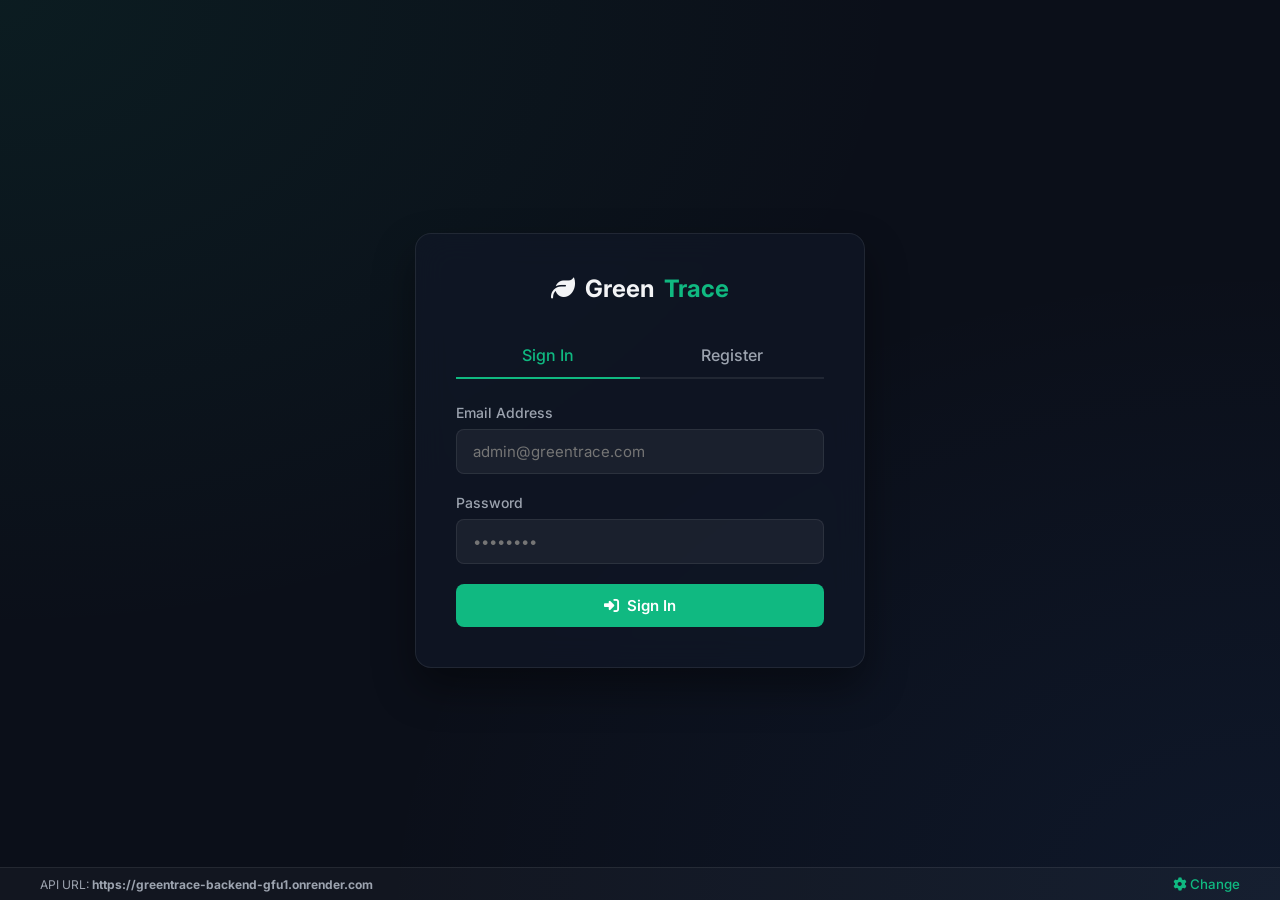
<file: index.html>
<!DOCTYPE html>
<html lang="en">
<head>
    <meta charset="UTF-8">
    <meta http-equiv="refresh" content="0; url=login.html">
    <title>GreenTrace Redirecting...</title>
    <script>
        window.location.href = "login.html";
    </script>
</head>
<body>
    <p>If you are not redirected, <a href="login.html">click here to go to Login</a>.</p>
</body>
</html>
</file>
<file: style.css>
@import url('https://fonts.googleapis.com/css2?family=Inter:wght@300;400;500;600;700&display=swap');

:root {
    --bg-color: #0b0f19;
    --surface-color: rgba(17, 24, 39, 0.7);
    --surface-solid: #111827;
    --border-color: rgba(255, 255, 255, 0.08);
    --primary: #10b981;
    --primary-hover: #059669;
    --primary-glow: rgba(16, 185, 129, 0.15);
    --danger: #ef4444;
    --danger-hover: #dc2626;
    --warning: #f59e0b;
    --info: #3b82f6;
    --text-primary: #f3f4f6;
    --text-secondary: #9ca3af;
    --text-muted: #6b7280;
    --sidebar-width: 260px;
    --header-height: 70px;
    --transition: all 0.3s cubic-bezier(0.4, 0, 0.2, 1);
}

* {
    margin: 0;
    padding: 0;
    box-sizing: border-box;
    font-family: 'Inter', -apple-system, BlinkMacSystemFont, "Segoe UI", Roboto, sans-serif;
}

body {
    background-color: var(--bg-color);
    color: var(--text-primary);
    min-height: 100vh;
    overflow-x: hidden;
    background-image: 
        radial-gradient(at 0% 0%, rgba(16, 185, 129, 0.08) 0px, transparent 50%),
        radial-gradient(at 100% 100%, rgba(59, 130, 246, 0.08) 0px, transparent 50%);
    background-attachment: fixed;
}

/* Scrollbar Styling */
::-webkit-scrollbar {
    width: 8px;
    height: 8px;
}
::-webkit-scrollbar-track {
    background: var(--bg-color);
}
::-webkit-scrollbar-thumb {
    background: var(--border-color);
    border-radius: 4px;
}
::-webkit-scrollbar-thumb:hover {
    background: var(--text-muted);
}

/* Animations */
@keyframes fadeIn {
    from { opacity: 0; transform: translateY(10px); }
    to { opacity: 1; transform: translateY(0); }
}

@keyframes slideIn {
    from { transform: translateX(100%); opacity: 0; }
    to { transform: translateX(0); opacity: 1; }
}

.fade-in {
    animation: fadeIn 0.4s ease-out forwards;
}

/* Auth Page Layout */
.auth-container {
    display: flex;
    justify-content: center;
    align-items: center;
    min-height: 100vh;
    padding: 20px;
}

.auth-card {
    background: var(--surface-color);
    backdrop-filter: blur(16px);
    -webkit-backdrop-filter: blur(16px);
    border: 1px solid var(--border-color);
    border-radius: 16px;
    width: 100%;
    max-width: 450px;
    padding: 40px;
    box-shadow: 0 20px 40px rgba(0, 0, 0, 0.4);
}

.auth-logo {
    display: flex;
    align-items: center;
    justify-content: center;
    gap: 10px;
    margin-bottom: 30px;
    font-size: 24px;
    font-weight: 700;
    color: var(--text-primary);
}

.auth-logo span {
    color: var(--primary);
}

.auth-tabs {
    display: flex;
    border-bottom: 2px solid var(--border-color);
    margin-bottom: 25px;
}

.auth-tab {
    flex: 1;
    text-align: center;
    padding: 12px;
    cursor: pointer;
    font-weight: 500;
    color: var(--text-secondary);
    transition: var(--transition);
}

.auth-tab.active {
    color: var(--primary);
    border-bottom: 2px solid var(--primary);
    margin-bottom: -2px;
}

.auth-form {
    display: none;
}

.auth-form.active {
    display: block;
}

.form-group {
    margin-bottom: 20px;
}

.form-group label {
    display: block;
    font-size: 14px;
    font-weight: 500;
    margin-bottom: 8px;
    color: var(--text-secondary);
}

.form-input {
    width: 100%;
    background-color: rgba(255, 255, 255, 0.05);
    border: 1px solid var(--border-color);
    color: var(--text-primary);
    padding: 12px 16px;
    border-radius: 8px;
    outline: none;
    font-size: 15px;
    transition: var(--transition);
}

.form-input:focus {
    border-color: var(--primary);
    box-shadow: 0 0 0 3px var(--primary-glow);
    background-color: rgba(255, 255, 255, 0.08);
}

.btn {
    display: inline-flex;
    align-items: center;
    justify-content: center;
    gap: 8px;
    width: 100%;
    padding: 12px 24px;
    font-size: 15px;
    font-weight: 600;
    border-radius: 8px;
    cursor: pointer;
    transition: var(--transition);
    border: none;
    outline: none;
}

.btn-primary {
    background-color: var(--primary);
    color: #fff;
}

.btn-primary:hover {
    background-color: var(--primary-hover);
    box-shadow: 0 4px 12px var(--primary-glow);
}

.btn-secondary {
    background-color: rgba(255, 255, 255, 0.08);
    color: var(--text-primary);
    border: 1px solid var(--border-color);
}

.btn-secondary:hover {
    background-color: rgba(255, 255, 255, 0.12);
}

.btn-danger {
    background-color: var(--danger);
    color: #fff;
}

.btn-danger:hover {
    background-color: var(--danger-hover);
}

/* App Layout */
.app-container {
    display: none;
    min-height: 100vh;
}

.app-sidebar {
    position: fixed;
    top: 0;
    left: 0;
    width: var(--sidebar-width);
    height: 100vh;
    background-color: var(--surface-solid);
    border-right: 1px solid var(--border-color);
    padding: 24px;
    display: flex;
    flex-direction: column;
    z-index: 100;
}

.sidebar-logo {
    display: flex;
    align-items: center;
    gap: 10px;
    font-size: 20px;
    font-weight: 700;
    margin-bottom: 40px;
}

.sidebar-logo span {
    color: var(--primary);
}

.sidebar-menu {
    list-style: none;
    flex-grow: 1;
}

.sidebar-item {
    margin-bottom: 8px;
}

.sidebar-link {
    display: flex;
    align-items: center;
    gap: 12px;
    padding: 12px 16px;
    color: var(--text-secondary);
    text-decoration: none;
    border-radius: 8px;
    font-weight: 500;
    cursor: pointer;
    transition: var(--transition);
}

.sidebar-link:hover, .sidebar-link.active {
    color: var(--text-primary);
    background-color: rgba(16, 185, 129, 0.1);
}

.sidebar-link.active {
    color: var(--primary);
    font-weight: 600;
}

.sidebar-footer {
    border-top: 1px solid var(--border-color);
    padding-top: 20px;
}

.user-profile {
    display: flex;
    align-items: center;
    gap: 12px;
    margin-bottom: 15px;
}

.user-avatar {
    width: 40px;
    height: 40px;
    border-radius: 50%;
    background-color: var(--primary-glow);
    color: var(--primary);
    display: flex;
    align-items: center;
    justify-content: center;
    font-weight: 600;
    font-size: 16px;
    border: 1px solid var(--primary);
}

.user-info {
    overflow: hidden;
}

.user-name {
    font-size: 14px;
    font-weight: 600;
    white-space: nowrap;
    text-overflow: ellipsis;
    overflow: hidden;
}

.user-role {
    font-size: 11px;
    color: var(--text-secondary);
    text-transform: uppercase;
    letter-spacing: 0.5px;
}

.app-main {
    margin-left: var(--sidebar-width);
    min-height: 100vh;
    display: flex;
    flex-direction: column;
}

.app-header {
    height: var(--header-height);
    border-bottom: 1px solid var(--border-color);
    display: flex;
    align-items: center;
    justify-content: space-between;
    padding: 0 40px;
    background-color: rgba(11, 15, 25, 0.6);
    backdrop-filter: blur(10px);
    position: sticky;
    top: 0;
    z-index: 90;
}

.header-title {
    font-size: 20px;
    font-weight: 600;
}

.header-actions {
    display: flex;
    align-items: center;
    gap: 15px;
}

.org-badge {
    background-color: rgba(255, 255, 255, 0.05);
    border: 1px solid var(--border-color);
    padding: 6px 12px;
    border-radius: 20px;
    font-size: 13px;
    font-weight: 500;
}

.app-content {
    padding: 40px;
    flex-grow: 1;
}

/* Views display logic */
.app-view {
    display: none;
}

.app-view.active {
    display: block;
}

/* Dashboard Stats Grid */
.stats-grid {
    display: grid;
    grid-template-columns: repeat(auto-fit, minmax(240px, 1fr));
    gap: 24px;
    margin-bottom: 30px;
}

.stat-card {
    background: var(--surface-color);
    backdrop-filter: blur(10px);
    border: 1px solid var(--border-color);
    border-radius: 12px;
    padding: 24px;
    display: flex;
    align-items: center;
    justify-content: space-between;
    transition: var(--transition);
}

.stat-card:hover {
    transform: translateY(-4px);
    border-color: var(--primary);
}

.stat-details h3 {
    font-size: 14px;
    color: var(--text-secondary);
    font-weight: 500;
    margin-bottom: 8px;
}

.stat-value {
    font-size: 28px;
    font-weight: 700;
}

.stat-icon {
    width: 48px;
    height: 48px;
    border-radius: 10px;
    background-color: rgba(255, 255, 255, 0.05);
    display: flex;
    align-items: center;
    justify-content: center;
    color: var(--primary);
    font-size: 20px;
}

/* Cards & Sections */
.card-section {
    background: var(--surface-color);
    backdrop-filter: blur(10px);
    border: 1px solid var(--border-color);
    border-radius: 12px;
    padding: 30px;
    margin-bottom: 30px;
}

.section-header {
    display: flex;
    justify-content: space-between;
    align-items: center;
    margin-bottom: 24px;
}

.section-header h2 {
    font-size: 18px;
    font-weight: 600;
}

.section-actions {
    display: flex;
    align-items: center;
    gap: 12px;
}

/* Table Design */
.table-container {
    overflow-x: auto;
    width: 100%;
}

.data-table {
    width: 100%;
    border-collapse: collapse;
    text-align: left;
}

.data-table th, .data-table td {
    padding: 16px 20px;
    border-bottom: 1px solid var(--border-color);
}

.data-table th {
    font-weight: 600;
    font-size: 13px;
    color: var(--text-secondary);
    text-transform: uppercase;
    letter-spacing: 0.5px;
    background-color: rgba(255, 255, 255, 0.01);
}

.data-table tbody tr {
    transition: var(--transition);
}

.data-table tbody tr:hover {
    background-color: rgba(255, 255, 255, 0.02);
}

.data-table td {
    font-size: 14px;
    color: var(--text-primary);
}

/* Badges */
.badge {
    display: inline-flex;
    align-items: center;
    padding: 4px 10px;
    border-radius: 12px;
    font-size: 12px;
    font-weight: 500;
    text-transform: capitalize;
}

.badge-draft {
    background-color: rgba(245, 158, 11, 0.15);
    color: var(--warning);
    border: 1px solid rgba(245, 158, 11, 0.3);
}

.badge-final {
    background-color: rgba(16, 185, 129, 0.15);
    color: var(--primary);
    border: 1px solid rgba(16, 185, 129, 0.3);
}

.badge-role {
    background-color: rgba(59, 130, 246, 0.15);
    color: var(--info);
    border: 1px solid rgba(59, 130, 246, 0.3);
}

/* Actions Column */
.table-actions {
    display: flex;
    gap: 8px;
}

.btn-icon {
    width: 32px;
    height: 32px;
    border-radius: 6px;
    display: flex;
    align-items: center;
    justify-content: center;
    background-color: rgba(255, 255, 255, 0.05);
    border: 1px solid var(--border-color);
    color: var(--text-secondary);
    cursor: pointer;
    transition: var(--transition);
}

.btn-icon:hover {
    color: var(--text-primary);
    background-color: rgba(255, 255, 255, 0.1);
}

.btn-icon.edit:hover {
    color: var(--primary);
    border-color: var(--primary);
    background-color: var(--primary-glow);
}

.btn-icon.delete:hover {
    color: var(--danger);
    border-color: var(--danger);
    background-color: rgba(239, 68, 68, 0.1);
}

/* Modals */
.modal-overlay {
    position: fixed;
    top: 0;
    left: 0;
    width: 100vw;
    height: 100vh;
    background-color: rgba(11, 15, 25, 0.8);
    backdrop-filter: blur(8px);
    display: none;
    align-items: center;
    justify-content: center;
    z-index: 1000;
}

.modal-overlay.active {
    display: flex;
}

.modal-content {
    background-color: var(--surface-solid);
    border: 1px solid var(--border-color);
    width: 100%;
    max-width: 550px;
    border-radius: 16px;
    overflow: hidden;
    box-shadow: 0 25px 50px -12px rgba(0, 0, 0, 0.5);
    animation: fadeIn 0.3s ease-out;
}

.modal-header {
    padding: 24px;
    border-bottom: 1px solid var(--border-color);
    display: flex;
    justify-content: space-between;
    align-items: center;
}

.modal-header h3 {
    font-size: 18px;
    font-weight: 600;
}

.modal-body {
    padding: 24px;
}

.modal-footer {
    padding: 20px 24px;
    border-top: 1px solid var(--border-color);
    display: flex;
    justify-content: flex-end;
    gap: 12px;
}

/* Toast System */
.toast-container {
    position: fixed;
    bottom: 24px;
    right: 24px;
    display: flex;
    flex-direction: column;
    gap: 10px;
    z-index: 9999;
}

.toast {
    background: rgba(17, 24, 39, 0.9);
    border: 1px solid var(--border-color);
    color: var(--text-primary);
    padding: 16px 24px;
    border-radius: 8px;
    backdrop-filter: blur(10px);
    box-shadow: 0 10px 15px -3px rgba(0, 0, 0, 0.3);
    display: flex;
    align-items: center;
    gap: 12px;
    min-width: 300px;
    animation: slideIn 0.3s ease-out forwards;
}

.toast-success {
    border-left: 4px solid var(--primary);
}

.toast-error {
    border-left: 4px solid var(--danger);
}

.toast-info {
    border-left: 4px solid var(--info);
}

/* Charts Card Grid */
.charts-grid {
    display: grid;
    grid-template-columns: 2fr 1fr;
    gap: 24px;
    margin-bottom: 30px;
}

@media (max-width: 1024px) {
    .charts-grid {
        grid-template-columns: 1fr;
    }
}

.chart-card {
    background: var(--surface-color);
    backdrop-filter: blur(10px);
    border: 1px solid var(--border-color);
    border-radius: 12px;
    padding: 24px;
    display: flex;
    flex-direction: column;
    height: 350px;
}

.chart-card-header {
    display: flex;
    justify-content: space-between;
    align-items: center;
    margin-bottom: 20px;
}

.chart-card-header h3 {
    font-size: 16px;
    font-weight: 600;
}

.chart-container {
    flex-grow: 1;
    position: relative;
    width: 100%;
    height: 100%;
}

/* Pagination */
.pagination-container {
    display: flex;
    justify-content: space-between;
    align-items: center;
    margin-top: 20px;
    font-size: 13px;
    color: var(--text-secondary);
}

.pagination-controls {
    display: flex;
    gap: 8px;
}

.btn-page {
    padding: 6px 12px;
    border-radius: 6px;
    background-color: rgba(255, 255, 255, 0.05);
    border: 1px solid var(--border-color);
    color: var(--text-secondary);
    cursor: pointer;
    transition: var(--transition);
}

.btn-page:hover {
    color: var(--text-primary);
    background-color: rgba(255, 255, 255, 0.1);
}

.btn-page:disabled {
    opacity: 0.4;
    cursor: not-allowed;
}

.btn-page.active {
    background-color: var(--primary);
    border-color: var(--primary);
    color: #fff;
}

/* Settings Form Overlay */
.settings-bar {
    background-color: rgba(255, 255, 255, 0.03);
    border-bottom: 1px solid var(--border-color);
    padding: 8px 40px;
    font-size: 12px;
    color: var(--text-secondary);
    display: flex;
    justify-content: space-between;
    align-items: center;
}

.api-settings-btn {
    background: none;
    border: none;
    color: var(--primary);
    cursor: pointer;
    font-weight: 500;
}

.api-settings-btn:hover {
    text-decoration: underline;
}

/* Filters */
.filters-bar {
    display: flex;
    gap: 12px;
    margin-bottom: 20px;
}

.filter-select, .filter-input {
    background-color: rgba(255, 255, 255, 0.05);
    border: 1px solid var(--border-color);
    color: var(--text-primary);
    padding: 8px 12px;
    border-radius: 6px;
    outline: none;
    font-size: 14px;
    transition: var(--transition);
}

.filter-select:focus, .filter-input:focus {
    border-color: var(--primary);
}
</file>
